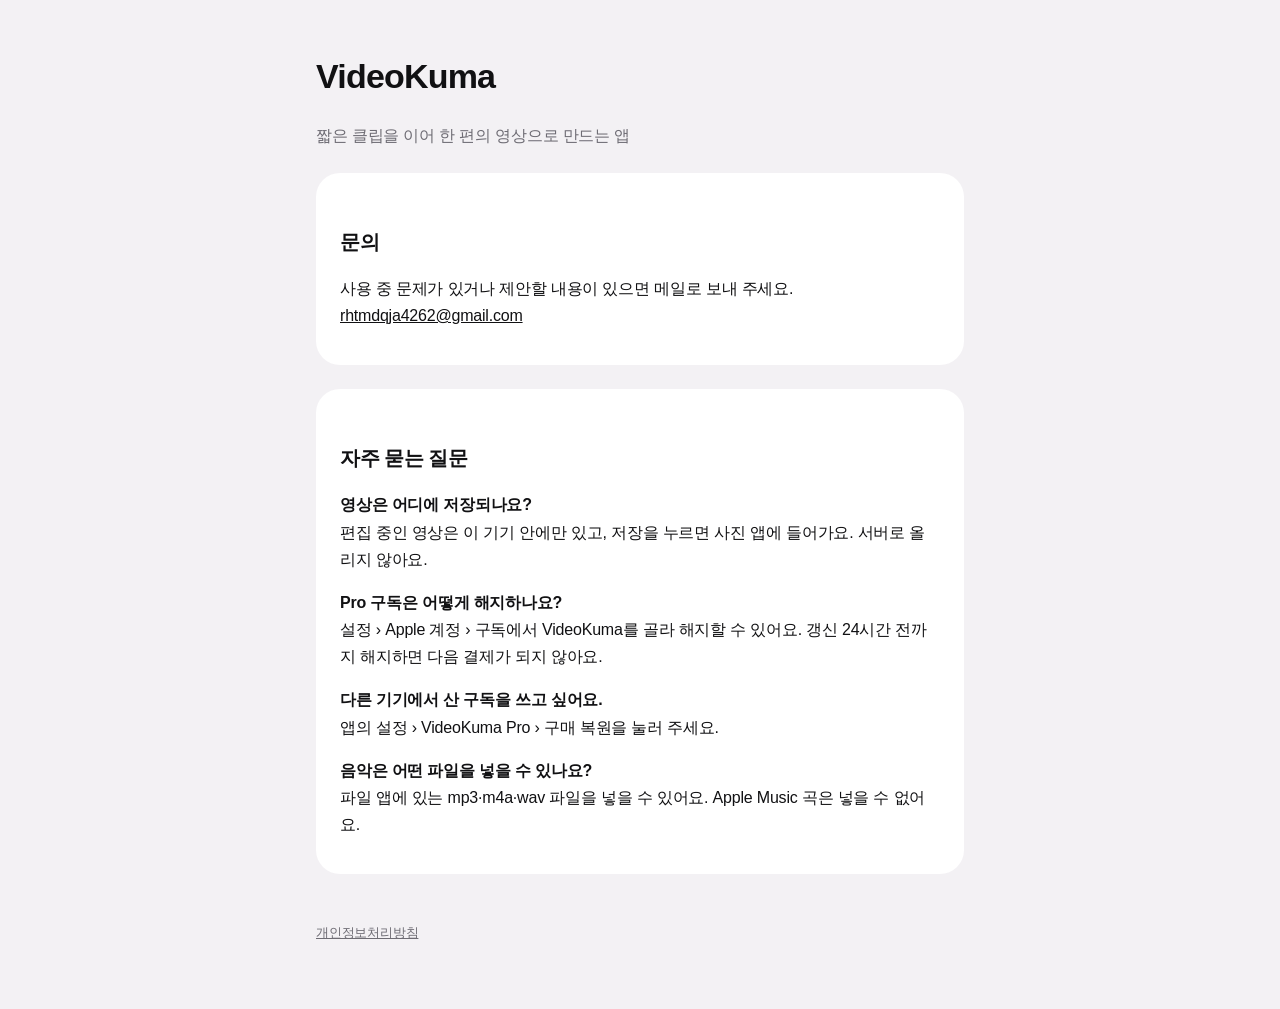
<file: index.html>
<!doctype html><html lang="ko"><head><meta charset="utf-8"><meta name="viewport" content="width=device-width,initial-scale=1"><title>VideoKuma 지원</title><link rel="stylesheet" href="style.css"></head><body><main>
<h1>VideoKuma</h1><p class="sub">짧은 클립을 이어 한 편의 영상으로 만드는 앱</p>
<div class="card"><h2>문의</h2><p>사용 중 문제가 있거나 제안할 내용이 있으면 메일로 보내 주세요.<br><a href="mailto:rhtmdqja4262@gmail.com">rhtmdqja4262@gmail.com</a></p></div>
<div class="card"><h2>자주 묻는 질문</h2>
<p><b>영상은 어디에 저장되나요?</b><br>편집 중인 영상은 이 기기 안에만 있고, 저장을 누르면 사진 앱에 들어가요. 서버로 올리지 않아요.</p>
<p><b>Pro 구독은 어떻게 해지하나요?</b><br>설정 › Apple 계정 › 구독에서 VideoKuma를 골라 해지할 수 있어요. 갱신 24시간 전까지 해지하면 다음 결제가 되지 않아요.</p>
<p><b>다른 기기에서 산 구독을 쓰고 싶어요.</b><br>앱의 설정 › VideoKuma Pro › 구매 복원을 눌러 주세요.</p>
<p><b>음악은 어떤 파일을 넣을 수 있나요?</b><br>파일 앱에 있는 mp3·m4a·wav 파일을 넣을 수 있어요. Apple Music 곡은 넣을 수 없어요.</p></div>
<footer><a href="privacy.html">개인정보처리방침</a></footer></main></body></html>
</file>
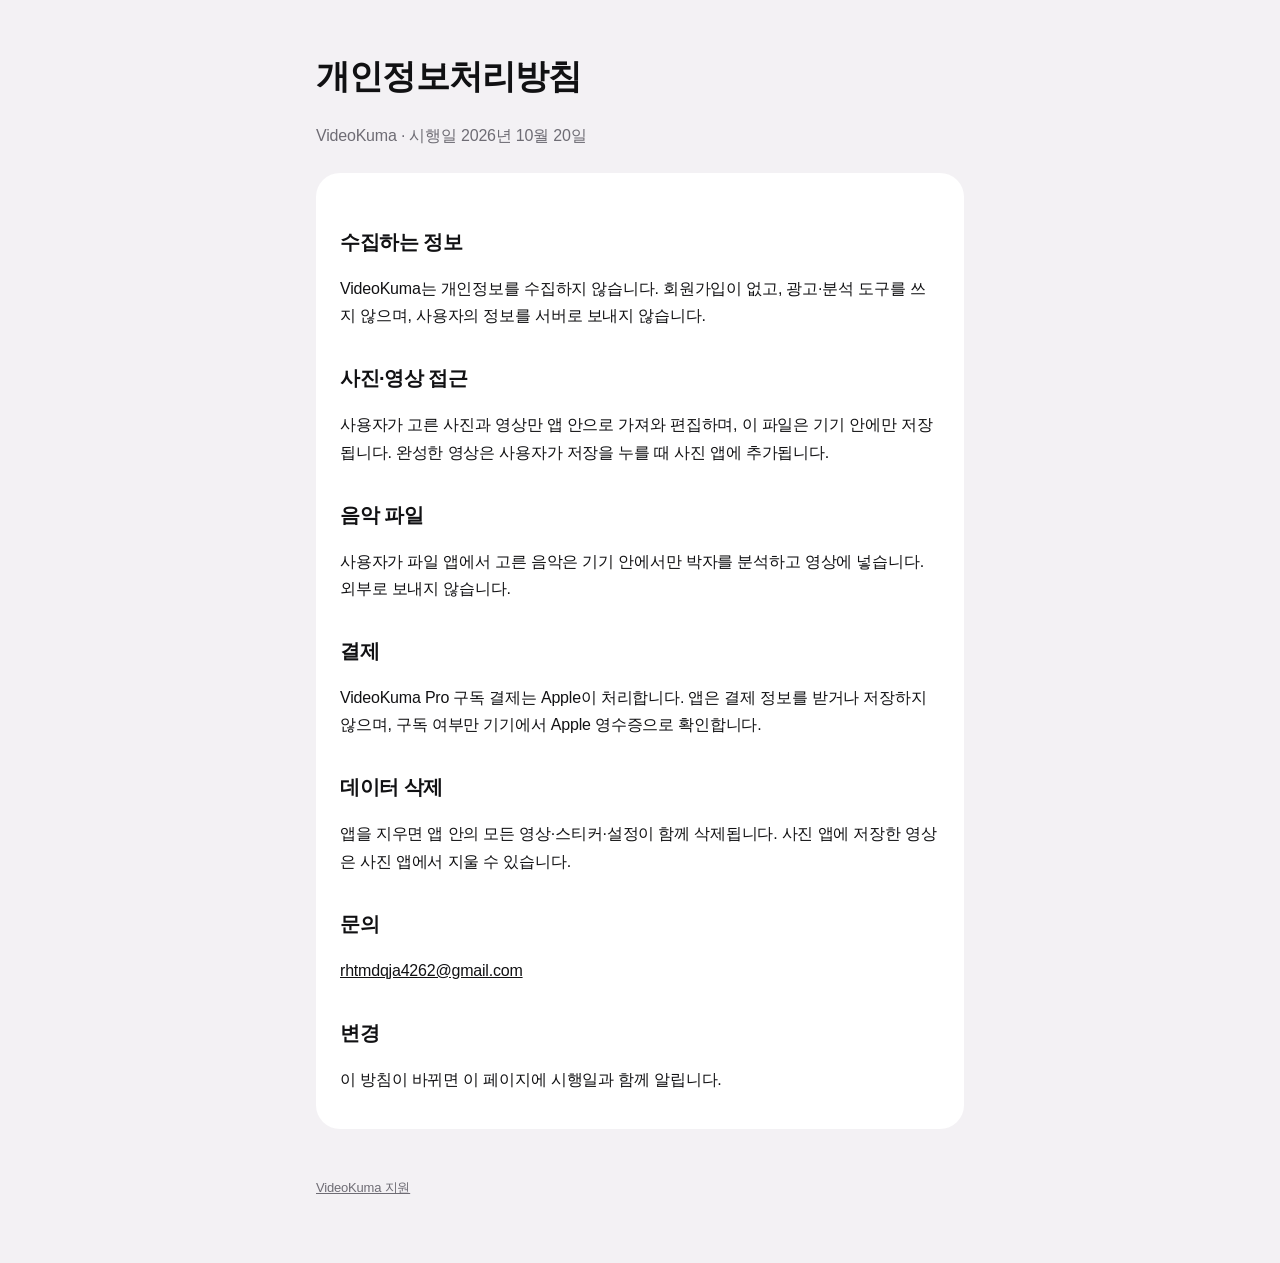
<file: privacy.html>
<!doctype html><html lang="ko"><head><meta charset="utf-8"><meta name="viewport" content="width=device-width,initial-scale=1"><title>VideoKuma 개인정보처리방침</title><link rel="stylesheet" href="style.css"></head><body><main>
<h1>개인정보처리방침</h1><p class="sub">VideoKuma · 시행일 2026년 10월 20일</p>
<div class="card">
<h2>수집하는 정보</h2><p>VideoKuma는 개인정보를 수집하지 않습니다. 회원가입이 없고, 광고·분석 도구를 쓰지 않으며, 사용자의 정보를 서버로 보내지 않습니다.</p>
<h2>사진·영상 접근</h2><p>사용자가 고른 사진과 영상만 앱 안으로 가져와 편집하며, 이 파일은 기기 안에만 저장됩니다. 완성한 영상은 사용자가 저장을 누를 때 사진 앱에 추가됩니다.</p>
<h2>음악 파일</h2><p>사용자가 파일 앱에서 고른 음악은 기기 안에서만 박자를 분석하고 영상에 넣습니다. 외부로 보내지 않습니다.</p>
<h2>결제</h2><p>VideoKuma Pro 구독 결제는 Apple이 처리합니다. 앱은 결제 정보를 받거나 저장하지 않으며, 구독 여부만 기기에서 Apple 영수증으로 확인합니다.</p>
<h2>데이터 삭제</h2><p>앱을 지우면 앱 안의 모든 영상·스티커·설정이 함께 삭제됩니다. 사진 앱에 저장한 영상은 사진 앱에서 지울 수 있습니다.</p>
<h2>문의</h2><p><a href="mailto:rhtmdqja4262@gmail.com">rhtmdqja4262@gmail.com</a></p>
<h2>변경</h2><p>이 방침이 바뀌면 이 페이지에 시행일과 함께 알립니다.</p>
</div><footer><a href="index.html">VideoKuma 지원</a></footer></main></body></html>
</file>
<file: style.css>
:root{--bg:#f3f1f4;--card:#fff;--ink:#111113;--sub:#6e6c74}
@media (prefers-color-scheme:dark){:root{--bg:#000;--card:#1c1c1e;--ink:#f5f5f7;--sub:#98989f}}
*{box-sizing:border-box}body{margin:0;background:var(--bg);color:var(--ink);font:16px/1.7 -apple-system,"Apple SD Gothic Neo","Pretendard",sans-serif;letter-spacing:-.2px}
main{max-width:680px;margin:0 auto;padding:48px 16px 64px}h1{font-size:34px;letter-spacing:-.8px;margin:0 0 8px}h2{font-size:20px;letter-spacing:-.5px;margin:32px 0 8px}
.sub{color:var(--sub)}.card{background:var(--card);border-radius:24px;padding:20px 24px;margin-top:24px}a{color:inherit}ul{padding-left:20px}footer{color:var(--sub);font-size:13px;margin-top:48px}
</file>
